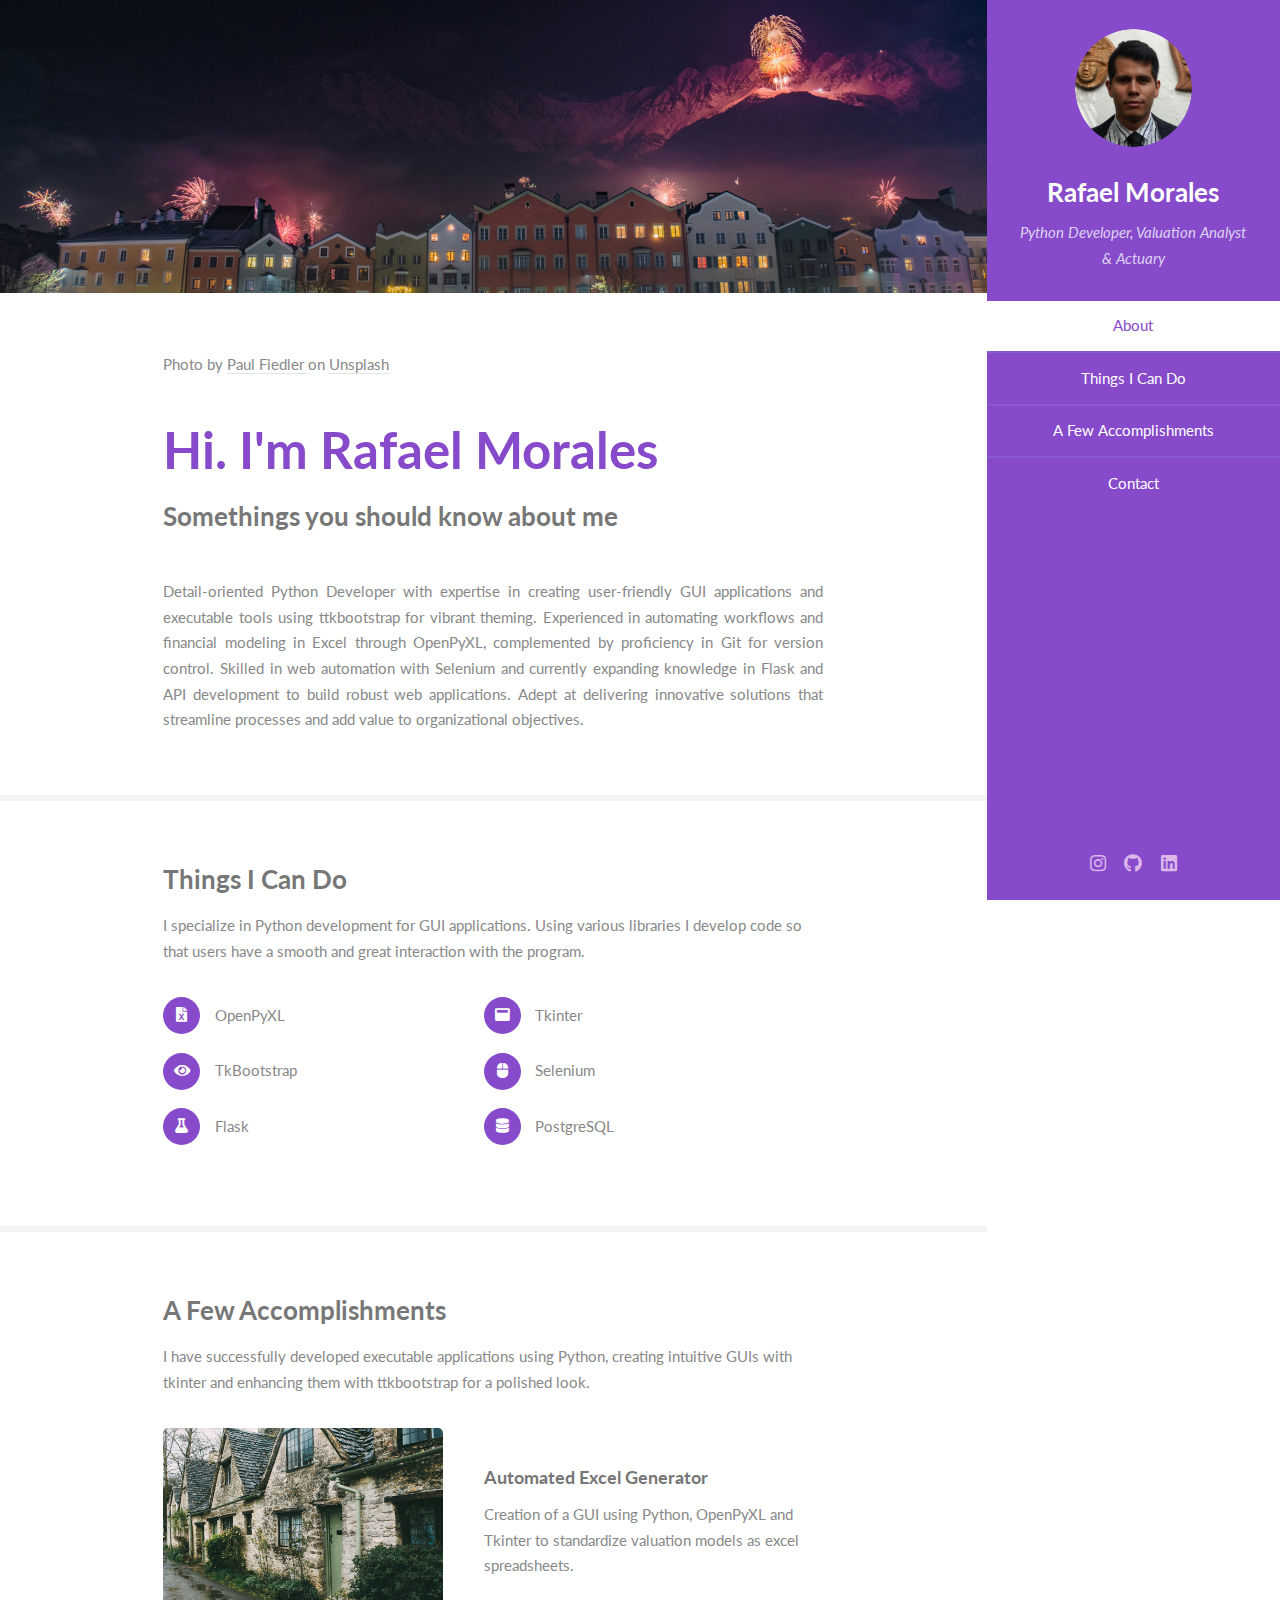
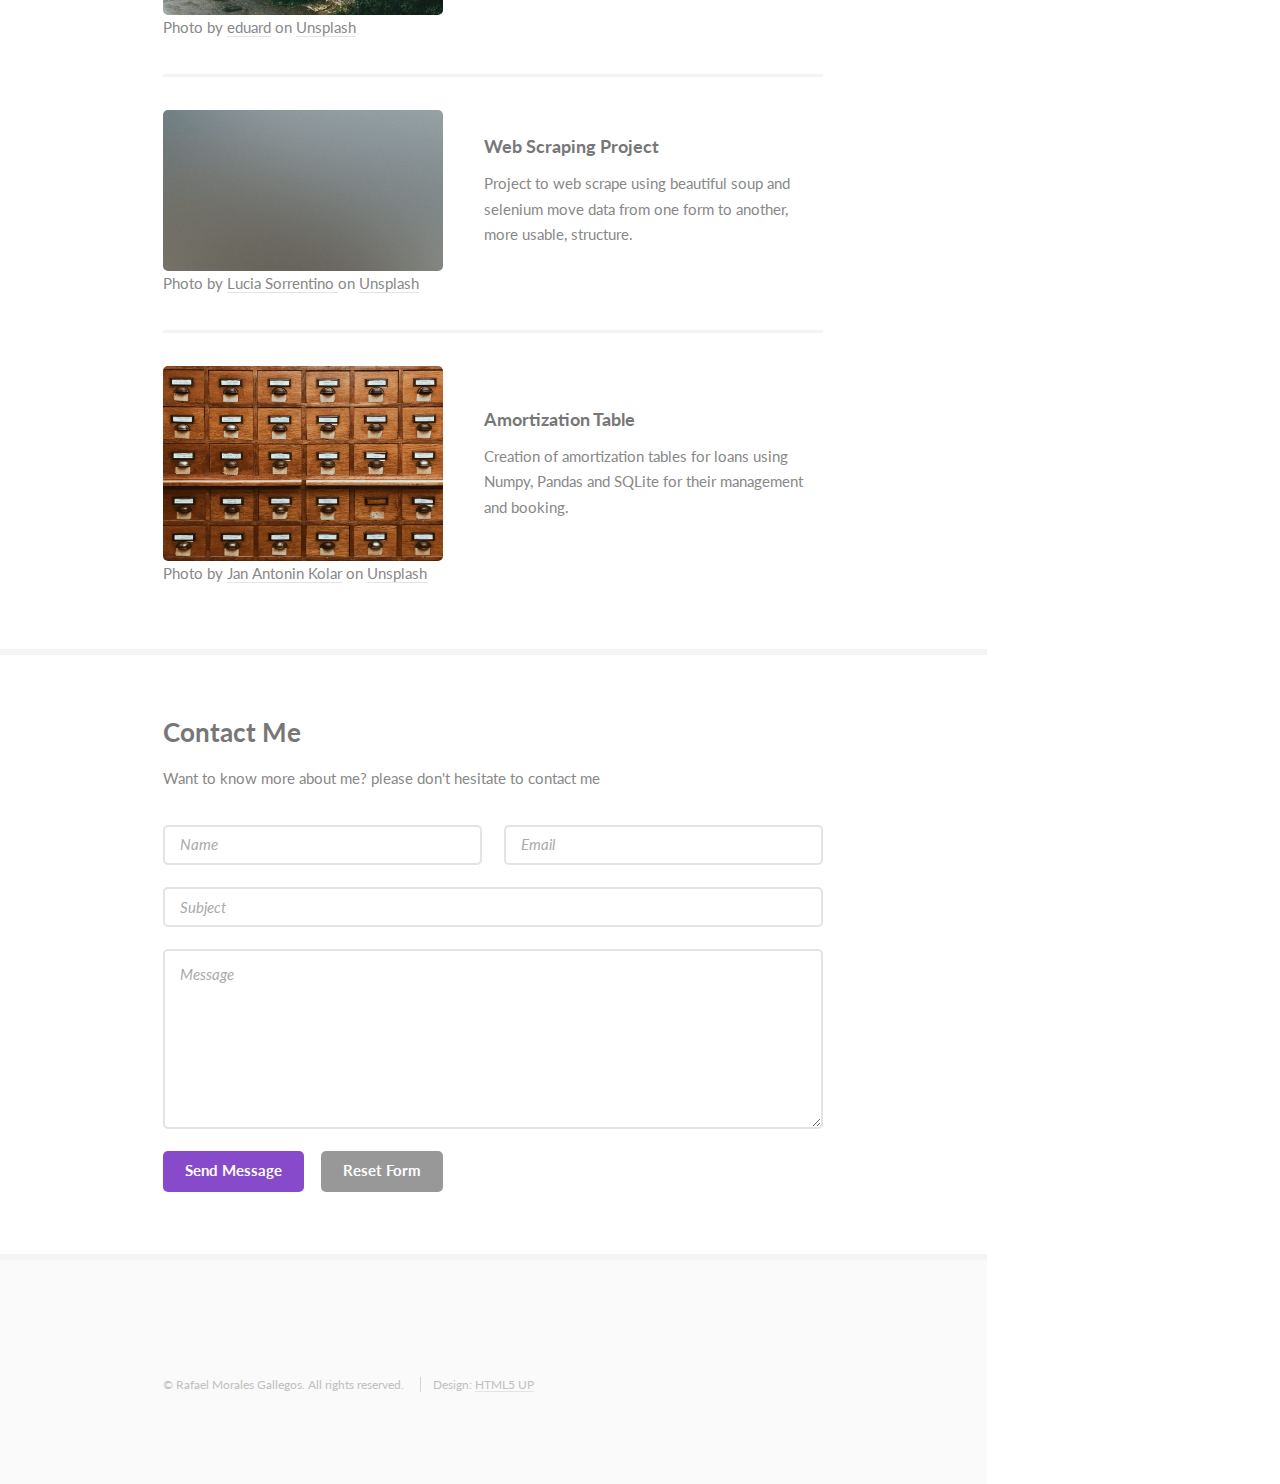
<file: index.html>
<!DOCTYPE html>
<!--
	Read Only by HTML5 UP
	html5up.net | @ajlkn
	Free for personal and commercial use under the CCA 3.0 license (html5up.net/license)
-->
<html>
  <head>
    <title>Rafael's Personal Site</title>
    <meta charset="utf-8" />
    <meta
      name="viewport"
      content="width=device-width, initial-scale=1, user-scalable=no"
    />
    <link rel="stylesheet" href="assets/css/main.css" />
    <link rel="icon" href="images\favicon.ico" />
  </head>
  <body class="is-preload">
    <!-- Header -->
    <section id="header">
      <header>
        <span class="image avatar"
          ><img src="images/avatar.png" alt="Rafael's Profile Image"
        /></span>
        <h1 id="logo">
          Rafael Morales
        </h1>
        <p>Python Developer, Valuation Analyst<br />& Actuary</p>
      </header>
      <nav id="nav">
        <ul>
          <li><a href="#one" class="active">About</a></li>
          <li><a href="#two">Things I Can Do</a></li>
          <li><a href="#three">A Few Accomplishments</a></li>
          <li><a href="#four">Contact</a></li>
        </ul>
      </nav>
      <footer>
        <ul class="icons">
          <li>
            <a
              href="https://www.instagram.com/rafaelmorales448?igsh=MWVjdGl5NW85cGN5Yg%3D%3D"
              class="icon brands fa-instagram"
              ><span class="label">Instagram</span></a
            >
          </li>
          <li>
            <a
              href="https://github.com/RafaelMoralesGallegos"
              class="icon brands fa-github"
              ><span class="label">Github</span></a
            >
          </li>
          <li>
            <a
              href="https://www.linkedin.com/in/rafael-morales-4a168724b/"
              class="icon brands fa-linkedin"
              ><span class="label">Email</span></a
            >
          </li>
        </ul>
      </footer>
    </section>
    <!-- Wrapper -->
    <div id="wrapper">
      <!-- Main -->
      <div id="main">
        <!-- One -->
        <section id="one">
          <div class="image main" data-position="center">
            <img src="images/banner.jpg" alt="" />
          </div>
          <div class="container">
						<p>Photo by 
							<a href="https://unsplash.com/@paulfiedler?utm_content=creditCopyText&utm_medium=referral&utm_source=unsplash">
								Paul Fiedler
							</a> on 
							<a href="https://unsplash.com/photos/a-city-skyline-at-night-with-fireworks-in-the-sky-Pf92n7cIqOE?utm_content=creditCopyText&utm_medium=referral&utm_source=unsplash">
								Unsplash
							</a>
						</p>
            <header class="major">
              <h2>Hi. I'm Rafael Morales</h2>
              <p>Somethings you should know about me</p>
            </header>
            <p style="text-align: justify">
              Detail-oriented Python Developer with expertise in creating
              user-friendly GUI applications and executable tools using
              ttkbootstrap for vibrant theming. Experienced in automating
              workflows and financial modeling in Excel through OpenPyXL,
              complemented by proficiency in Git for version control. Skilled in
              web automation with Selenium and currently expanding knowledge in
              Flask and API development to build robust web applications. Adept
              at delivering innovative solutions that streamline processes and
              add value to organizational objectives.
            </p>
          </div>
        </section>
        <!-- Two -->
        <section id="two">
          <div class="container">
            <h3>Things I Can Do</h3>
            <p>
              I specialize in Python development for GUI applications. Using
              various libraries I develop code so that users have a smooth and
              great interaction with the program.
            </p>
            <ul class="feature-icons">
              <li class="icon solid fa-file-excel">OpenPyXL</li>
              <li class="icon solid fa-window-maximize">Tkinter</li>
              <li class="icon solid fa-eye">TkBootstrap</li>
              <li class="icon solid fa-mouse">Selenium</li>
              <li class="icon solid fa-flask">Flask</li>
              <li class="icon solid fa-database">PostgreSQL</li>
            </ul>
          </div>
        </section>
        <!-- Three -->
        <section id="three">
          <div class="container">
            <h3>A Few Accomplishments</h3>
            <p>
							I have successfully developed executable applications using Python, 
							creating intuitive GUIs with tkinter and enhancing them with 
							ttkbootstrap for a polished look.
            </p>
            <div class="features">
              <article>
                <a href="#" class="image"
                  ><img src="images/pic01.jpg" alt=""
                /></a>
                <div class="inner">
                  <h4>Automated Excel Generator</h4>
                  <p>
                    Creation of a GUI using Python, OpenPyXL and Tkinter to standardize 
										valuation models as excel spreadsheets.
                  </p>
                </div>
								Photo by 
								<a href="https://unsplash.com/@eduardmilitaru?utm_content=creditCopyText&utm_medium=referral&utm_source=unsplash"
								>eduard</a> on 
								<a href="https://unsplash.com/photos/white-and-brown-concrete-house-near-trees-at-daytime-QmU_1X9ZHXo?utm_content=creditCopyText&utm_medium=referral&utm_source=unsplash"
								>Unsplash</a>
              </article>
              <article>
                <a href="#" class="image"
                  ><img src="images/pic02.jpg" alt=""
                /></a>
                <div class="inner">
                  <h4>Web Scraping Project</h4>
                  <p>
                    Project to web scrape using beautiful soup and selenium move data 
										from one form to another, more usable, structure.
                  </p>
                </div>
								Photo by 
								<a href="https://unsplash.com/@lucia_sorrentino?utm_content=creditCopyText&utm_medium=referral&utm_source=unsplash">
									Lucia Sorrentino
								</a> on 
								<a href="https://unsplash.com/photos/a-piece-of-wood-with-a-hole-in-it-xyTDdXbmjOc?utm_content=creditCopyText&utm_medium=referral&utm_source=unsplash">
									Unsplash
								</a>
              </article>
              <article>
                <a href="#" class="image"
                  ><img src="images/pic03.jpg" alt=""
                /></a>
                <div class="inner">
                  <h4>Amortization Table</h4>
                  <p>
                    Creation of amortization tables for loans using Numpy, Pandas and SQLite 
										for their management and booking.
                  </p>
                </div>
								Photo by 
								<a href="https://unsplash.com/@jankolar?utm_content=creditCopyText&utm_medium=referral&utm_source=unsplash"
								>Jan Antonin Kolar</a> on 
								<a href="https://unsplash.com/photos/brown-wooden-drawer-lRoX0shwjUQ?utm_content=creditCopyText&utm_medium=referral&utm_source=unsplash"
								>Unsplash</a>
              </article>
            </div>
          </div>
        </section>
        <!-- Four -->
        <section id="four">
          <div class="container">
            <h3>Contact Me</h3>
            <p>
              Want to know more about me? please don't hesitate to contact me
            </p>
            <form method="post" action="#">
              <div class="row gtr-uniform">
                <div class="col-6 col-12-xsmall">
                  <input type="text" name="name" id="name" placeholder="Name" />
                </div>
                <div class="col-6 col-12-xsmall">
                  <input
                    type="email"
                    name="email"
                    id="email"
                    placeholder="Email"
                  />
                </div>
                <div class="col-12">
                  <input
                    type="text"
                    name="subject"
                    id="subject"
                    placeholder="Subject"
                  />
                </div>
                <div class="col-12">
                  <textarea
                    name="message"
                    id="message"
                    placeholder="Message"
                    rows="6"
                  ></textarea>
                </div>
                <div class="col-12">
                  <ul class="actions">
                    <li>
                      <input
                        type="submit"
                        class="primary"
                        value="Send Message"
                      />
                    </li>
                    <li><input type="reset" value="Reset Form" /></li>
                  </ul>
                </div>
              </div>
            </form>
          </div>
        </section>
      <!-- Footer -->
      <section id="footer">
        <div class="container">
          <ul class="copyright">
            <li>&copy; Rafael Morales Gallegos. All rights reserved.</li>
            <li>Design: <a href="http://html5up.net">HTML5 UP</a></li>
          </ul>
        </div>
      </section>
    </div>
    <!-- Scripts -->
    <script src="assets/js/jquery.min.js"></script>
    <script src="assets/js/jquery.scrollex.min.js"></script>
    <script src="assets/js/jquery.scrolly.min.js"></script>
    <script src="assets/js/browser.min.js"></script>
    <script src="assets/js/breakpoints.min.js"></script>
    <script src="assets/js/util.js"></script>
    <script src="assets/js/main.js"></script>
  </body>
</html>
</file>
<file: assets/css/main.css>
@import url("fontawesome-all.min.css");
@import url("https://fonts.googleapis.com/css?family=Lato:400,400italic,700,700italic|Source+Code+Pro:400");

/*
	Read Only by HTML5 UP
	html5up.net | @ajlkn
	Free for personal and commercial use under the CCA 3.0 license (html5up.net/license)
*/

html,
body,
div,
span,
applet,
object,
iframe,
h1,
h2,
h3,
h4,
h5,
h6,
p,
blockquote,
pre,
a,
abbr,
acronym,
address,
big,
cite,
code,
del,
dfn,
em,
img,
ins,
kbd,
q,
s,
samp,
small,
strike,
strong,
sub,
sup,
tt,
var,
b,
u,
i,
center,
dl,
dt,
dd,
ol,
ul,
li,
fieldset,
form,
label,
legend,
table,
caption,
tbody,
tfoot,
thead,
tr,
th,
td,
article,
aside,
canvas,
details,
embed,
figure,
figcaption,
footer,
header,
hgroup,
menu,
nav,
output,
ruby,
section,
summary,
time,
mark,
audio,
video {
  margin: 0;
  padding: 0;
  border: 0;
  font-size: 100%;
  font: inherit;
  vertical-align: baseline;
}

article,
aside,
details,
figcaption,
figure,
footer,
header,
hgroup,
menu,
nav,
section {
  display: block;
}

body {
  line-height: 1;
}

ol,
ul {
  list-style: none;
}

blockquote,
q {
  quotes: none;
}

blockquote:before,
blockquote:after,
q:before,
q:after {
  content: "";
  content: none;
}

table {
  border-collapse: collapse;
  border-spacing: 0;
}

body {
  -webkit-text-size-adjust: none;
}

mark {
  background-color: transparent;
  color: inherit;
}

input::-moz-focus-inner {
  border: 0;
  padding: 0;
}

input,
select,
textarea {
  -moz-appearance: none;
  -webkit-appearance: none;
  -ms-appearance: none;
  appearance: none;
}

/* Basic */

html {
  box-sizing: border-box;
}

*,
*:before,
*:after {
  box-sizing: inherit;
}

body {
  background: #f3f8ff;
  background-color: #f3f8ff;
}

body.is-preload *,
body.is-preload *:before,
body.is-preload *:after {
  -moz-animation: none !important;
  -webkit-animation: none !important;
  -ms-animation: none !important;
  animation: none !important;
  -moz-transition: none !important;
  -webkit-transition: none !important;
  -ms-transition: none !important;
  transition: none !important;
}

body,
input,
select,
textarea {
  color: #888;
  font-family: "Lato", sans-serif;
  font-size: 16pt;
  font-weight: 400;
  line-height: 1.75em;
}

a {
  -moz-transition: color 0.2s ease-in-out, border-color 0.2s ease-in-out;
  -webkit-transition: color 0.2s ease-in-out, border-color 0.2s ease-in-out;
  -ms-transition: color 0.2s ease-in-out, border-color 0.2s ease-in-out;
  transition: color 0.2s ease-in-out, border-color 0.2s ease-in-out;
  border-bottom: solid 1px #e4e4e4;
  color: inherit;
  text-decoration: none;
}

a:hover {
  border-bottom-color: transparent;
  color: #864aca !important;
}

strong,
b {
  color: #777;
  font-weight: 700;
}

em,
i {
  font-style: italic;
}

p {
  margin: 0 0 2.25em 0;
}

h1,
h2,
h3,
h4,
h5,
h6 {
  color: #777;
  font-weight: 700;
  line-height: 1em;
  margin: 0 0 0.5625em 0;
}

h1 a,
h2 a,
h3 a,
h4 a,
h5 a,
h6 a {
  border: 0;
  color: inherit;
  text-decoration: none;
}

h2 {
  font-size: 2em;
  line-height: 1.5em;
}

h3 {
  font-size: 1.75em;
  line-height: 1.5em;
}

h4 {
  font-size: 1.25em;
  line-height: 1.5em;
}

h5 {
  font-size: 0.9em;
  line-height: 1.5em;
}

h6 {
  font-size: 0.7em;
  line-height: 1.5em;
}

sub {
  font-size: 0.8em;
  position: relative;
  top: 0.5em;
}

sup {
  font-size: 0.8em;
  position: relative;
  top: -0.5em;
}

hr {
  border: 0;
  border-bottom: solid 2px #f4f4f4;
  margin: 2.25em 0;
}

hr.major {
  margin: 3.375em 0;
}

blockquote {
  border-left: solid 8px #e4e4e4;
  font-style: italic;
  margin: 0 0 2.25em 0;
  padding: 0.5em 0 0.5em 2em;
}

code {
  background: #555;
  border-radius: 5px;
  color: #fff;
  font-family: "Source Code Pro", monospace;
  font-size: 0.9em;
  margin: 0 0.25em;
  padding: 0.25em 0.65em;
}

pre {
  font-family: "Source Code Pro", monospace;
  font-size: 0.9em;
  margin: 0 0 2.25em 0;
}

pre code {
  -webkit-overflow-scrolling: touch;
  display: block;
  line-height: 1.5em;
  overflow-x: auto;
  padding: 1em 1.5em;
}

.align-left {
  text-align: left;
}

.align-center {
  text-align: center;
}

.align-right {
  text-align: right;
}

/* Row */

.row {
  display: flex;
  flex-wrap: wrap;
  box-sizing: border-box;
  align-items: stretch;
}

.row > * {
  box-sizing: border-box;
}

.row.gtr-uniform > * > :last-child {
  margin-bottom: 0;
}

.row.aln-left {
  justify-content: flex-start;
}

.row.aln-center {
  justify-content: center;
}

.row.aln-right {
  justify-content: flex-end;
}

.row.aln-top {
  align-items: flex-start;
}

.row.aln-middle {
  align-items: center;
}

.row.aln-bottom {
  align-items: flex-end;
}

.row > .imp {
  order: -1;
}

.row > .col-1 {
  width: 8.33333%;
}

.row > .off-1 {
  margin-left: 8.33333%;
}

.row > .col-2 {
  width: 16.66667%;
}

.row > .off-2 {
  margin-left: 16.66667%;
}

.row > .col-3 {
  width: 25%;
}

.row > .off-3 {
  margin-left: 25%;
}

.row > .col-4 {
  width: 33.33333%;
}

.row > .off-4 {
  margin-left: 33.33333%;
}

.row > .col-5 {
  width: 41.66667%;
}

.row > .off-5 {
  margin-left: 41.66667%;
}

.row > .col-6 {
  width: 50%;
}

.row > .off-6 {
  margin-left: 50%;
}

.row > .col-7 {
  width: 58.33333%;
}

.row > .off-7 {
  margin-left: 58.33333%;
}

.row > .col-8 {
  width: 66.66667%;
}

.row > .off-8 {
  margin-left: 66.66667%;
}

.row > .col-9 {
  width: 75%;
}

.row > .off-9 {
  margin-left: 75%;
}

.row > .col-10 {
  width: 83.33333%;
}

.row > .off-10 {
  margin-left: 83.33333%;
}

.row > .col-11 {
  width: 91.66667%;
}

.row > .off-11 {
  margin-left: 91.66667%;
}

.row > .col-12 {
  width: 100%;
}

.row > .off-12 {
  margin-left: 100%;
}

.row.gtr-0 {
  margin-top: 0;
  margin-left: 0em;
}

.row.gtr-0 > * {
  padding: 0 0 0 0em;
}

.row.gtr-0.gtr-uniform {
  margin-top: 0em;
}

.row.gtr-0.gtr-uniform > * {
  padding-top: 0em;
}

.row.gtr-25 {
  margin-top: 0;
  margin-left: -0.5em;
}

.row.gtr-25 > * {
  padding: 0 0 0 0.5em;
}

.row.gtr-25.gtr-uniform {
  margin-top: -0.5em;
}

.row.gtr-25.gtr-uniform > * {
  padding-top: 0.5em;
}

.row.gtr-50 {
  margin-top: 0;
  margin-left: -1em;
}

.row.gtr-50 > * {
  padding: 0 0 0 1em;
}

.row.gtr-50.gtr-uniform {
  margin-top: -1em;
}

.row.gtr-50.gtr-uniform > * {
  padding-top: 1em;
}

.row {
  margin-top: 0;
  margin-left: -2em;
}

.row > * {
  padding: 0 0 0 2em;
}

.row.gtr-uniform {
  margin-top: -2em;
}

.row.gtr-uniform > * {
  padding-top: 2em;
}

.row.gtr-150 {
  margin-top: 0;
  margin-left: -3em;
}

.row.gtr-150 > * {
  padding: 0 0 0 3em;
}

.row.gtr-150.gtr-uniform {
  margin-top: -3em;
}

.row.gtr-150.gtr-uniform > * {
  padding-top: 3em;
}

.row.gtr-200 {
  margin-top: 0;
  margin-left: -4em;
}

.row.gtr-200 > * {
  padding: 0 0 0 4em;
}

.row.gtr-200.gtr-uniform {
  margin-top: -4em;
}

.row.gtr-200.gtr-uniform > * {
  padding-top: 4em;
}

@media screen and (max-width: 1680px) {
  .row {
    display: flex;
    flex-wrap: wrap;
    box-sizing: border-box;
    align-items: stretch;
  }

  .row > * {
    box-sizing: border-box;
  }

  .row.gtr-uniform > * > :last-child {
    margin-bottom: 0;
  }

  .row.aln-left {
    justify-content: flex-start;
  }

  .row.aln-center {
    justify-content: center;
  }

  .row.aln-right {
    justify-content: flex-end;
  }

  .row.aln-top {
    align-items: flex-start;
  }

  .row.aln-middle {
    align-items: center;
  }

  .row.aln-bottom {
    align-items: flex-end;
  }

  .row > .imp-xlarge {
    order: -1;
  }

  .row > .col-1-xlarge {
    width: 8.33333%;
  }

  .row > .off-1-xlarge {
    margin-left: 8.33333%;
  }

  .row > .col-2-xlarge {
    width: 16.66667%;
  }

  .row > .off-2-xlarge {
    margin-left: 16.66667%;
  }

  .row > .col-3-xlarge {
    width: 25%;
  }

  .row > .off-3-xlarge {
    margin-left: 25%;
  }

  .row > .col-4-xlarge {
    width: 33.33333%;
  }

  .row > .off-4-xlarge {
    margin-left: 33.33333%;
  }

  .row > .col-5-xlarge {
    width: 41.66667%;
  }

  .row > .off-5-xlarge {
    margin-left: 41.66667%;
  }

  .row > .col-6-xlarge {
    width: 50%;
  }

  .row > .off-6-xlarge {
    margin-left: 50%;
  }

  .row > .col-7-xlarge {
    width: 58.33333%;
  }

  .row > .off-7-xlarge {
    margin-left: 58.33333%;
  }

  .row > .col-8-xlarge {
    width: 66.66667%;
  }

  .row > .off-8-xlarge {
    margin-left: 66.66667%;
  }

  .row > .col-9-xlarge {
    width: 75%;
  }

  .row > .off-9-xlarge {
    margin-left: 75%;
  }

  .row > .col-10-xlarge {
    width: 83.33333%;
  }

  .row > .off-10-xlarge {
    margin-left: 83.33333%;
  }

  .row > .col-11-xlarge {
    width: 91.66667%;
  }

  .row > .off-11-xlarge {
    margin-left: 91.66667%;
  }

  .row > .col-12-xlarge {
    width: 100%;
  }

  .row > .off-12-xlarge {
    margin-left: 100%;
  }

  .row.gtr-0 {
    margin-top: 0;
    margin-left: 0em;
  }

  .row.gtr-0 > * {
    padding: 0 0 0 0em;
  }

  .row.gtr-0.gtr-uniform {
    margin-top: 0em;
  }

  .row.gtr-0.gtr-uniform > * {
    padding-top: 0em;
  }

  .row.gtr-25 {
    margin-top: 0;
    margin-left: -0.5em;
  }

  .row.gtr-25 > * {
    padding: 0 0 0 0.5em;
  }

  .row.gtr-25.gtr-uniform {
    margin-top: -0.5em;
  }

  .row.gtr-25.gtr-uniform > * {
    padding-top: 0.5em;
  }

  .row.gtr-50 {
    margin-top: 0;
    margin-left: -1em;
  }

  .row.gtr-50 > * {
    padding: 0 0 0 1em;
  }

  .row.gtr-50.gtr-uniform {
    margin-top: -1em;
  }

  .row.gtr-50.gtr-uniform > * {
    padding-top: 1em;
  }

  .row {
    margin-top: 0;
    margin-left: -2em;
  }

  .row > * {
    padding: 0 0 0 2em;
  }

  .row.gtr-uniform {
    margin-top: -2em;
  }

  .row.gtr-uniform > * {
    padding-top: 2em;
  }

  .row.gtr-150 {
    margin-top: 0;
    margin-left: -3em;
  }

  .row.gtr-150 > * {
    padding: 0 0 0 3em;
  }

  .row.gtr-150.gtr-uniform {
    margin-top: -3em;
  }

  .row.gtr-150.gtr-uniform > * {
    padding-top: 3em;
  }

  .row.gtr-200 {
    margin-top: 0;
    margin-left: -4em;
  }

  .row.gtr-200 > * {
    padding: 0 0 0 4em;
  }

  .row.gtr-200.gtr-uniform {
    margin-top: -4em;
  }

  .row.gtr-200.gtr-uniform > * {
    padding-top: 4em;
  }
}

@media screen and (max-width: 1280px) {
  .row {
    display: flex;
    flex-wrap: wrap;
    box-sizing: border-box;
    align-items: stretch;
  }

  .row > * {
    box-sizing: border-box;
  }

  .row.gtr-uniform > * > :last-child {
    margin-bottom: 0;
  }

  .row.aln-left {
    justify-content: flex-start;
  }

  .row.aln-center {
    justify-content: center;
  }

  .row.aln-right {
    justify-content: flex-end;
  }

  .row.aln-top {
    align-items: flex-start;
  }

  .row.aln-middle {
    align-items: center;
  }

  .row.aln-bottom {
    align-items: flex-end;
  }

  .row > .imp-large {
    order: -1;
  }

  .row > .col-1-large {
    width: 8.33333%;
  }

  .row > .off-1-large {
    margin-left: 8.33333%;
  }

  .row > .col-2-large {
    width: 16.66667%;
  }

  .row > .off-2-large {
    margin-left: 16.66667%;
  }

  .row > .col-3-large {
    width: 25%;
  }

  .row > .off-3-large {
    margin-left: 25%;
  }

  .row > .col-4-large {
    width: 33.33333%;
  }

  .row > .off-4-large {
    margin-left: 33.33333%;
  }

  .row > .col-5-large {
    width: 41.66667%;
  }

  .row > .off-5-large {
    margin-left: 41.66667%;
  }

  .row > .col-6-large {
    width: 50%;
  }

  .row > .off-6-large {
    margin-left: 50%;
  }

  .row > .col-7-large {
    width: 58.33333%;
  }

  .row > .off-7-large {
    margin-left: 58.33333%;
  }

  .row > .col-8-large {
    width: 66.66667%;
  }

  .row > .off-8-large {
    margin-left: 66.66667%;
  }

  .row > .col-9-large {
    width: 75%;
  }

  .row > .off-9-large {
    margin-left: 75%;
  }

  .row > .col-10-large {
    width: 83.33333%;
  }

  .row > .off-10-large {
    margin-left: 83.33333%;
  }

  .row > .col-11-large {
    width: 91.66667%;
  }

  .row > .off-11-large {
    margin-left: 91.66667%;
  }

  .row > .col-12-large {
    width: 100%;
  }

  .row > .off-12-large {
    margin-left: 100%;
  }

  .row.gtr-0 {
    margin-top: 0;
    margin-left: 0em;
  }

  .row.gtr-0 > * {
    padding: 0 0 0 0em;
  }

  .row.gtr-0.gtr-uniform {
    margin-top: 0em;
  }

  .row.gtr-0.gtr-uniform > * {
    padding-top: 0em;
  }

  .row.gtr-25 {
    margin-top: 0;
    margin-left: -0.375em;
  }

  .row.gtr-25 > * {
    padding: 0 0 0 0.375em;
  }

  .row.gtr-25.gtr-uniform {
    margin-top: -0.375em;
  }

  .row.gtr-25.gtr-uniform > * {
    padding-top: 0.375em;
  }

  .row.gtr-50 {
    margin-top: 0;
    margin-left: -0.75em;
  }

  .row.gtr-50 > * {
    padding: 0 0 0 0.75em;
  }

  .row.gtr-50.gtr-uniform {
    margin-top: -0.75em;
  }

  .row.gtr-50.gtr-uniform > * {
    padding-top: 0.75em;
  }

  .row {
    margin-top: 0;
    margin-left: -1.5em;
  }

  .row > * {
    padding: 0 0 0 1.5em;
  }

  .row.gtr-uniform {
    margin-top: -1.5em;
  }

  .row.gtr-uniform > * {
    padding-top: 1.5em;
  }

  .row.gtr-150 {
    margin-top: 0;
    margin-left: -2.25em;
  }

  .row.gtr-150 > * {
    padding: 0 0 0 2.25em;
  }

  .row.gtr-150.gtr-uniform {
    margin-top: -2.25em;
  }

  .row.gtr-150.gtr-uniform > * {
    padding-top: 2.25em;
  }

  .row.gtr-200 {
    margin-top: 0;
    margin-left: -3em;
  }

  .row.gtr-200 > * {
    padding: 0 0 0 3em;
  }

  .row.gtr-200.gtr-uniform {
    margin-top: -3em;
  }

  .row.gtr-200.gtr-uniform > * {
    padding-top: 3em;
  }
}

@media screen and (max-width: 1024px) {
  .row {
    display: flex;
    flex-wrap: wrap;
    box-sizing: border-box;
    align-items: stretch;
  }

  .row > * {
    box-sizing: border-box;
  }

  .row.gtr-uniform > * > :last-child {
    margin-bottom: 0;
  }

  .row.aln-left {
    justify-content: flex-start;
  }

  .row.aln-center {
    justify-content: center;
  }

  .row.aln-right {
    justify-content: flex-end;
  }

  .row.aln-top {
    align-items: flex-start;
  }

  .row.aln-middle {
    align-items: center;
  }

  .row.aln-bottom {
    align-items: flex-end;
  }

  .row > .imp-medium {
    order: -1;
  }

  .row > .col-1-medium {
    width: 8.33333%;
  }

  .row > .off-1-medium {
    margin-left: 8.33333%;
  }

  .row > .col-2-medium {
    width: 16.66667%;
  }

  .row > .off-2-medium {
    margin-left: 16.66667%;
  }

  .row > .col-3-medium {
    width: 25%;
  }

  .row > .off-3-medium {
    margin-left: 25%;
  }

  .row > .col-4-medium {
    width: 33.33333%;
  }

  .row > .off-4-medium {
    margin-left: 33.33333%;
  }

  .row > .col-5-medium {
    width: 41.66667%;
  }

  .row > .off-5-medium {
    margin-left: 41.66667%;
  }

  .row > .col-6-medium {
    width: 50%;
  }

  .row > .off-6-medium {
    margin-left: 50%;
  }

  .row > .col-7-medium {
    width: 58.33333%;
  }

  .row > .off-7-medium {
    margin-left: 58.33333%;
  }

  .row > .col-8-medium {
    width: 66.66667%;
  }

  .row > .off-8-medium {
    margin-left: 66.66667%;
  }

  .row > .col-9-medium {
    width: 75%;
  }

  .row > .off-9-medium {
    margin-left: 75%;
  }

  .row > .col-10-medium {
    width: 83.33333%;
  }

  .row > .off-10-medium {
    margin-left: 83.33333%;
  }

  .row > .col-11-medium {
    width: 91.66667%;
  }

  .row > .off-11-medium {
    margin-left: 91.66667%;
  }

  .row > .col-12-medium {
    width: 100%;
  }

  .row > .off-12-medium {
    margin-left: 100%;
  }

  .row.gtr-0 {
    margin-top: 0;
    margin-left: 0em;
  }

  .row.gtr-0 > * {
    padding: 0 0 0 0em;
  }

  .row.gtr-0.gtr-uniform {
    margin-top: 0em;
  }

  .row.gtr-0.gtr-uniform > * {
    padding-top: 0em;
  }

  .row.gtr-25 {
    margin-top: 0;
    margin-left: -0.375em;
  }

  .row.gtr-25 > * {
    padding: 0 0 0 0.375em;
  }

  .row.gtr-25.gtr-uniform {
    margin-top: -0.375em;
  }

  .row.gtr-25.gtr-uniform > * {
    padding-top: 0.375em;
  }

  .row.gtr-50 {
    margin-top: 0;
    margin-left: -0.75em;
  }

  .row.gtr-50 > * {
    padding: 0 0 0 0.75em;
  }

  .row.gtr-50.gtr-uniform {
    margin-top: -0.75em;
  }

  .row.gtr-50.gtr-uniform > * {
    padding-top: 0.75em;
  }

  .row {
    margin-top: 0;
    margin-left: -1.5em;
  }

  .row > * {
    padding: 0 0 0 1.5em;
  }

  .row.gtr-uniform {
    margin-top: -1.5em;
  }

  .row.gtr-uniform > * {
    padding-top: 1.5em;
  }

  .row.gtr-150 {
    margin-top: 0;
    margin-left: -2.25em;
  }

  .row.gtr-150 > * {
    padding: 0 0 0 2.25em;
  }

  .row.gtr-150.gtr-uniform {
    margin-top: -2.25em;
  }

  .row.gtr-150.gtr-uniform > * {
    padding-top: 2.25em;
  }

  .row.gtr-200 {
    margin-top: 0;
    margin-left: -3em;
  }

  .row.gtr-200 > * {
    padding: 0 0 0 3em;
  }

  .row.gtr-200.gtr-uniform {
    margin-top: -3em;
  }

  .row.gtr-200.gtr-uniform > * {
    padding-top: 3em;
  }
}

@media screen and (max-width: 736px) {
  .row {
    display: flex;
    flex-wrap: wrap;
    box-sizing: border-box;
    align-items: stretch;
  }

  .row > * {
    box-sizing: border-box;
  }

  .row.gtr-uniform > * > :last-child {
    margin-bottom: 0;
  }

  .row.aln-left {
    justify-content: flex-start;
  }

  .row.aln-center {
    justify-content: center;
  }

  .row.aln-right {
    justify-content: flex-end;
  }

  .row.aln-top {
    align-items: flex-start;
  }

  .row.aln-middle {
    align-items: center;
  }

  .row.aln-bottom {
    align-items: flex-end;
  }

  .row > .imp-small {
    order: -1;
  }

  .row > .col-1-small {
    width: 8.33333%;
  }

  .row > .off-1-small {
    margin-left: 8.33333%;
  }

  .row > .col-2-small {
    width: 16.66667%;
  }

  .row > .off-2-small {
    margin-left: 16.66667%;
  }

  .row > .col-3-small {
    width: 25%;
  }

  .row > .off-3-small {
    margin-left: 25%;
  }

  .row > .col-4-small {
    width: 33.33333%;
  }

  .row > .off-4-small {
    margin-left: 33.33333%;
  }

  .row > .col-5-small {
    width: 41.66667%;
  }

  .row > .off-5-small {
    margin-left: 41.66667%;
  }

  .row > .col-6-small {
    width: 50%;
  }

  .row > .off-6-small {
    margin-left: 50%;
  }

  .row > .col-7-small {
    width: 58.33333%;
  }

  .row > .off-7-small {
    margin-left: 58.33333%;
  }

  .row > .col-8-small {
    width: 66.66667%;
  }

  .row > .off-8-small {
    margin-left: 66.66667%;
  }

  .row > .col-9-small {
    width: 75%;
  }

  .row > .off-9-small {
    margin-left: 75%;
  }

  .row > .col-10-small {
    width: 83.33333%;
  }

  .row > .off-10-small {
    margin-left: 83.33333%;
  }

  .row > .col-11-small {
    width: 91.66667%;
  }

  .row > .off-11-small {
    margin-left: 91.66667%;
  }

  .row > .col-12-small {
    width: 100%;
  }

  .row > .off-12-small {
    margin-left: 100%;
  }

  .row.gtr-0 {
    margin-top: 0;
    margin-left: 0em;
  }

  .row.gtr-0 > * {
    padding: 0 0 0 0em;
  }

  .row.gtr-0.gtr-uniform {
    margin-top: 0em;
  }

  .row.gtr-0.gtr-uniform > * {
    padding-top: 0em;
  }

  .row.gtr-25 {
    margin-top: 0;
    margin-left: -0.3125em;
  }

  .row.gtr-25 > * {
    padding: 0 0 0 0.3125em;
  }

  .row.gtr-25.gtr-uniform {
    margin-top: -0.3125em;
  }

  .row.gtr-25.gtr-uniform > * {
    padding-top: 0.3125em;
  }

  .row.gtr-50 {
    margin-top: 0;
    margin-left: -0.625em;
  }

  .row.gtr-50 > * {
    padding: 0 0 0 0.625em;
  }

  .row.gtr-50.gtr-uniform {
    margin-top: -0.625em;
  }

  .row.gtr-50.gtr-uniform > * {
    padding-top: 0.625em;
  }

  .row {
    margin-top: 0;
    margin-left: -1.25em;
  }

  .row > * {
    padding: 0 0 0 1.25em;
  }

  .row.gtr-uniform {
    margin-top: -1.25em;
  }

  .row.gtr-uniform > * {
    padding-top: 1.25em;
  }

  .row.gtr-150 {
    margin-top: 0;
    margin-left: -1.875em;
  }

  .row.gtr-150 > * {
    padding: 0 0 0 1.875em;
  }

  .row.gtr-150.gtr-uniform {
    margin-top: -1.875em;
  }

  .row.gtr-150.gtr-uniform > * {
    padding-top: 1.875em;
  }

  .row.gtr-200 {
    margin-top: 0;
    margin-left: -2.5em;
  }

  .row.gtr-200 > * {
    padding: 0 0 0 2.5em;
  }

  .row.gtr-200.gtr-uniform {
    margin-top: -2.5em;
  }

  .row.gtr-200.gtr-uniform > * {
    padding-top: 2.5em;
  }
}

@media screen and (max-width: 480px) {
  .row {
    display: flex;
    flex-wrap: wrap;
    box-sizing: border-box;
    align-items: stretch;
  }

  .row > * {
    box-sizing: border-box;
  }

  .row.gtr-uniform > * > :last-child {
    margin-bottom: 0;
  }

  .row.aln-left {
    justify-content: flex-start;
  }

  .row.aln-center {
    justify-content: center;
  }

  .row.aln-right {
    justify-content: flex-end;
  }

  .row.aln-top {
    align-items: flex-start;
  }

  .row.aln-middle {
    align-items: center;
  }

  .row.aln-bottom {
    align-items: flex-end;
  }

  .row > .imp-xsmall {
    order: -1;
  }

  .row > .col-1-xsmall {
    width: 8.33333%;
  }

  .row > .off-1-xsmall {
    margin-left: 8.33333%;
  }

  .row > .col-2-xsmall {
    width: 16.66667%;
  }

  .row > .off-2-xsmall {
    margin-left: 16.66667%;
  }

  .row > .col-3-xsmall {
    width: 25%;
  }

  .row > .off-3-xsmall {
    margin-left: 25%;
  }

  .row > .col-4-xsmall {
    width: 33.33333%;
  }

  .row > .off-4-xsmall {
    margin-left: 33.33333%;
  }

  .row > .col-5-xsmall {
    width: 41.66667%;
  }

  .row > .off-5-xsmall {
    margin-left: 41.66667%;
  }

  .row > .col-6-xsmall {
    width: 50%;
  }

  .row > .off-6-xsmall {
    margin-left: 50%;
  }

  .row > .col-7-xsmall {
    width: 58.33333%;
  }

  .row > .off-7-xsmall {
    margin-left: 58.33333%;
  }

  .row > .col-8-xsmall {
    width: 66.66667%;
  }

  .row > .off-8-xsmall {
    margin-left: 66.66667%;
  }

  .row > .col-9-xsmall {
    width: 75%;
  }

  .row > .off-9-xsmall {
    margin-left: 75%;
  }

  .row > .col-10-xsmall {
    width: 83.33333%;
  }

  .row > .off-10-xsmall {
    margin-left: 83.33333%;
  }

  .row > .col-11-xsmall {
    width: 91.66667%;
  }

  .row > .off-11-xsmall {
    margin-left: 91.66667%;
  }

  .row > .col-12-xsmall {
    width: 100%;
  }

  .row > .off-12-xsmall {
    margin-left: 100%;
  }

  .row.gtr-0 {
    margin-top: 0;
    margin-left: 0em;
  }

  .row.gtr-0 > * {
    padding: 0 0 0 0em;
  }

  .row.gtr-0.gtr-uniform {
    margin-top: 0em;
  }

  .row.gtr-0.gtr-uniform > * {
    padding-top: 0em;
  }

  .row.gtr-25 {
    margin-top: 0;
    margin-left: -0.3125em;
  }

  .row.gtr-25 > * {
    padding: 0 0 0 0.3125em;
  }

  .row.gtr-25.gtr-uniform {
    margin-top: -0.3125em;
  }

  .row.gtr-25.gtr-uniform > * {
    padding-top: 0.3125em;
  }

  .row.gtr-50 {
    margin-top: 0;
    margin-left: -0.625em;
  }

  .row.gtr-50 > * {
    padding: 0 0 0 0.625em;
  }

  .row.gtr-50.gtr-uniform {
    margin-top: -0.625em;
  }

  .row.gtr-50.gtr-uniform > * {
    padding-top: 0.625em;
  }

  .row {
    margin-top: 0;
    margin-left: -1.25em;
  }

  .row > * {
    padding: 0 0 0 1.25em;
  }

  .row.gtr-uniform {
    margin-top: -1.25em;
  }

  .row.gtr-uniform > * {
    padding-top: 1.25em;
  }

  .row.gtr-150 {
    margin-top: 0;
    margin-left: -1.875em;
  }

  .row.gtr-150 > * {
    padding: 0 0 0 1.875em;
  }

  .row.gtr-150.gtr-uniform {
    margin-top: -1.875em;
  }

  .row.gtr-150.gtr-uniform > * {
    padding-top: 1.875em;
  }

  .row.gtr-200 {
    margin-top: 0;
    margin-left: -2.5em;
  }

  .row.gtr-200 > * {
    padding: 0 0 0 2.5em;
  }

  .row.gtr-200.gtr-uniform {
    margin-top: -2.5em;
  }

  .row.gtr-200.gtr-uniform > * {
    padding-top: 2.5em;
  }
}

/* Container */

.container {
  margin: 0 auto;
  max-width: calc(100% - 4.5em);
  width: 45em;
}

.container.xsmall {
  width: 11.25em;
}

.container.small {
  width: 22.5em;
}

.container.medium {
  width: 33.75em;
}

.container.large {
  width: 56.25em;
}

.container.xlarge {
  width: 67.5em;
}

.container.max {
  width: 100%;
}

@media screen and (max-width: 1024px) {
  .container {
    width: 100% !important;
  }
}

@media screen and (max-width: 480px) {
  .container {
    max-width: calc(100% - 3.375em);
  }
}

/* Section/Article */

section.special,
article.special {
  text-align: center;
}

header p {
  color: #aaa;
  position: relative;
  margin: 0 0 1.6875em 0;
}

header h2 + p {
  font-size: 1.25em;
  margin-top: -0.5em;
  line-height: 1.5em;
}

header h3 + p {
  font-size: 1.1em;
  margin-top: -0.35em;
  line-height: 1.5em;
}

header h4 + p,
header h5 + p,
header h6 + p {
  font-size: 0.9em;
  margin-top: -0.25em;
  line-height: 1.5em;
}

header.major h2 {
  color: #864aca;
  font-size: 3.5em;
}

header.major h2 + p {
  color: #777;
  font-size: 1.75em;
  font-weight: 700;
  margin-top: -0.75em;
}

/* Form */

form {
  margin: 0 0 2.25em 0;
}

label {
  color: #777;
  display: block;
  font-size: 0.9em;
  font-weight: 700;
  margin: 0 0 1.125em 0;
}

input::-moz-focus-inner {
  border: 0;
  padding: 0;
}

input[type="text"],
input[type="password"],
input[type="email"],
select,
textarea {
  -moz-appearance: none;
  -webkit-appearance: none;
  -ms-appearance: none;
  appearance: none;
  border-radius: 5px;
  border: none;
  border: solid 2px #e4e4e4;
  color: inherit;
  display: block;
  outline: 0;
  padding: 0 1em;
  text-decoration: none;
  width: 100%;
}

input[type="text"]:invalid,
input[type="password"]:invalid,
input[type="email"]:invalid,
select:invalid,
textarea:invalid {
  box-shadow: none;
}

input[type="text"]:focus,
input[type="password"]:focus,
input[type="email"]:focus,
select:focus,
textarea:focus {
  border-color: #864aca;
}

select {
  background-image: url("data:image/svg+xml;charset=utf8,%3Csvg xmlns='http://www.w3.org/2000/svg' width='40' height='40' preserveAspectRatio='none' viewBox='0 0 40 40'%3E%3Cpath d='M9.4,12.3l10.4,10.4l10.4-10.4c0.2-0.2,0.5-0.4,0.9-0.4c0.3,0,0.6,0.1,0.9,0.4l3.3,3.3c0.2,0.2,0.4,0.5,0.4,0.9 c0,0.4-0.1,0.6-0.4,0.9L20.7,31.9c-0.2,0.2-0.5,0.4-0.9,0.4c-0.3,0-0.6-0.1-0.9-0.4L4.3,17.3c-0.2-0.2-0.4-0.5-0.4-0.9 c0-0.4,0.1-0.6,0.4-0.9l3.3-3.3c0.2-0.2,0.5-0.4,0.9-0.4S9.1,12.1,9.4,12.3z' fill='%23e4e4e4' /%3E%3C/svg%3E");
  background-size: 1.25em;
  background-repeat: no-repeat;
  background-position: calc(100% - 1em) center;
  height: 2.75em;
  padding-right: 2.75em;
  text-overflow: ellipsis;
}

select option {
  color: #777;
  background: #fff;
}

select:focus::-ms-value {
  background-color: transparent;
}

select::-ms-expand {
  display: none;
}

input[type="text"],
input[type="password"],
input[type="email"],
select {
  height: 2.75em;
}

textarea {
  padding: 0.75em 1em;
}

input[type="checkbox"],
input[type="radio"] {
  -moz-appearance: none;
  -webkit-appearance: none;
  -ms-appearance: none;
  appearance: none;
  display: block;
  float: left;
  margin-right: -2em;
  opacity: 0;
  width: 1em;
  z-index: -1;
}

input[type="checkbox"] + label,
input[type="radio"] + label {
  text-decoration: none;
  color: #888;
  cursor: pointer;
  display: inline-block;
  font-size: 1em;
  font-weight: 400;
  padding-left: 2.4em;
  padding-right: 0.75em;
  position: relative;
}

input[type="checkbox"] + label:before,
input[type="radio"] + label:before {
  -moz-osx-font-smoothing: grayscale;
  -webkit-font-smoothing: antialiased;
  display: inline-block;
  font-style: normal;
  font-variant: normal;
  text-rendering: auto;
  line-height: 1;
  text-transform: none !important;
  font-family: "Font Awesome 5 Free";
  font-weight: 900;
}

input[type="checkbox"] + label:before,
input[type="radio"] + label:before {
  background: #fafafa;
  border-radius: 5px;
  border: solid 2px #e4e4e4;
  content: "";
  display: inline-block;
  font-size: 0.8em;
  height: 2.0625em;
  left: 0;
  line-height: 2.0625em;
  position: absolute;
  text-align: center;
  top: 0;
  width: 2.0625em;
}

input[type="checkbox"]:checked + label:before,
input[type="radio"]:checked + label:before {
  background: #989898;
  border-color: #989898;
  color: #ffffff;
  content: "\f00c";
}

input[type="checkbox"]:focus + label:before,
input[type="radio"]:focus + label:before {
  border-color: #864aca;
}

input[type="checkbox"] + label:before {
  border-radius: 5px;
}

input[type="radio"] + label:before {
  border-radius: 100%;
}

::-webkit-input-placeholder {
  color: #aaa !important;
  font-style: italic;
  opacity: 1;
}

:-moz-placeholder {
  color: #aaa !important;
  font-style: italic;
  opacity: 1;
}

::-moz-placeholder {
  color: #aaa !important;
  font-style: italic;
  opacity: 1;
}

:-ms-input-placeholder {
  color: #aaa !important;
  font-style: italic;
  opacity: 1;
}

/* Box */

.box {
  border-radius: 5px;
  border: solid 2px #e4e4e4;
  margin-bottom: 2.25em;
  padding: 1.5em;
}

.box > :last-child,
.box > :last-child > :last-child,
.box > :last-child > :last-child > :last-child {
  margin-bottom: 0;
}

.box.alt {
  border: 0;
  border-radius: 0;
  padding: 0;
}

/* Icon */

.icon {
  text-decoration: none;
  border-bottom: none;
  position: relative;
}

.icon:before {
  -moz-osx-font-smoothing: grayscale;
  -webkit-font-smoothing: antialiased;
  display: inline-block;
  font-style: normal;
  font-variant: normal;
  text-rendering: auto;
  line-height: 1;
  text-transform: none !important;
  font-family: "Font Awesome 5 Free";
  font-weight: 400;
}

.icon > .label {
  display: none;
}

.icon:before {
  line-height: inherit;
}

.icon.solid:before {
  font-weight: 900;
}

.icon.brands:before {
  font-family: "Font Awesome 5 Brands";
}

/* Image */

.image {
  border-radius: 5px;
  border: 0;
  display: inline-block;
  position: relative;
}

.image[data-position] img {
  -moz-object-fit: cover;
  -webkit-object-fit: cover;
  -ms-object-fit: cover;
  object-fit: cover;
  display: block;
  position: absolute;
  top: 0;
  left: 0;
  width: 100%;
  height: 100%;
}

.image[data-position="top left"] img {
  -moz-object-position: top left;
  -webkit-object-position: top left;
  -ms-object-position: top left;
  object-position: top left;
}

.image[data-position="top"] img {
  -moz-object-position: top;
  -webkit-object-position: top;
  -ms-object-position: top;
  object-position: top;
}

.image[data-position="top right"] img {
  -moz-object-position: top right;
  -webkit-object-position: top right;
  -ms-object-position: top right;
  object-position: top right;
}

.image[data-position="right"] img {
  -moz-object-position: right;
  -webkit-object-position: right;
  -ms-object-position: right;
  object-position: right;
}

.image[data-position="bottom right"] img {
  -moz-object-position: bottom right;
  -webkit-object-position: bottom right;
  -ms-object-position: bottom right;
  object-position: bottom right;
}

.image[data-position="bottom"] img {
  -moz-object-position: bottom;
  -webkit-object-position: bottom;
  -ms-object-position: bottom;
  object-position: bottom;
}

.image[data-position="bottom left"] img {
  -moz-object-position: bottom left;
  -webkit-object-position: bottom left;
  -ms-object-position: bottom left;
  object-position: bottom left;
}

.image[data-position="left"] img {
  -moz-object-position: left;
  -webkit-object-position: left;
  -ms-object-position: left;
  object-position: left;
}

.image[data-position="center"] img {
  -moz-object-position: center;
  -webkit-object-position: center;
  -ms-object-position: center;
  object-position: center;
}

.image[data-position="25% 25%"] img {
  -moz-object-position: 25% 25%;
  -webkit-object-position: 25% 25%;
  -ms-object-position: 25% 25%;
  object-position: 25% 25%;
}

.image[data-position="75% 25%"] img {
  -moz-object-position: 75% 25%;
  -webkit-object-position: 75% 25%;
  -ms-object-position: 75% 25%;
  object-position: 75% 25%;
}

.image[data-position="75% 75%"] img {
  -moz-object-position: 75% 75%;
  -webkit-object-position: 75% 75%;
  -ms-object-position: 75% 75%;
  object-position: 75% 75%;
}

.image[data-position="25% 75%"] img {
  -moz-object-position: 25% 75%;
  -webkit-object-position: 25% 75%;
  -ms-object-position: 25% 75%;
  object-position: 25% 75%;
}

.image img {
  border-radius: 5px;
  display: block;
}

.image.left {
  float: left;
  margin: 0 2.5em 2em 0;
  top: 0.25em;
}

.image.right {
  float: right;
  margin: 0 0 2em 2.5em;
  top: 0.25em;
}

.image.fit {
  display: block;
  margin: 0 0 2.25em 0;
  width: 100%;
}

.image.fit img {
  display: block;
  width: 100%;
}

.image.avatar {
  border-radius: 100%;
  overflow: hidden;
}

.image.avatar img {
  border-radius: 100%;
  display: block;
  width: 100%;
}

.image.main {
  display: block;
  height: 20em;
  border-radius: 0;
}

.image.main img {
  border-radius: 0;
}

/* List */

ol {
  list-style: decimal;
  margin: 0 0 2.25em 0;
  padding-left: 1.25em;
}

ol li {
  padding-left: 0.25em;
}

ul {
  list-style: disc;
  margin: 0 0 2.25em 0;
  padding-left: 1em;
}

ul li {
  padding-left: 0.5em;
}

ul.alt {
  list-style: none;
  padding-left: 0;
}

ul.alt li {
  border-top: solid 2px #f4f4f4;
  padding: 0.5em 0;
}

ul.alt li:first-child {
  border-top: 0;
  padding-top: 0;
}

dl {
  margin: 0 0 2.25em 0;
}

/* Actions */

ul.actions {
  display: -moz-flex;
  display: -webkit-flex;
  display: -ms-flex;
  display: flex;
  cursor: default;
  list-style: none;
  margin-left: -1.125em;
  padding-left: 0;
}

ul.actions li {
  padding: 0 0 0 1.125em;
  vertical-align: middle;
}

ul.actions.special {
  -moz-justify-content: center;
  -webkit-justify-content: center;
  -ms-justify-content: center;
  justify-content: center;
  width: 100%;
  margin-left: 0;
}

ul.actions.special li:first-child {
  padding-left: 0;
}

ul.actions.stacked {
  -moz-flex-direction: column;
  -webkit-flex-direction: column;
  -ms-flex-direction: column;
  flex-direction: column;
  margin-left: 0;
}

ul.actions.stacked li {
  padding: 1.125em 0 0 0;
}

ul.actions.stacked li:first-child {
  padding-top: 0;
}

ul.actions.fit {
  width: calc(100% + 1.125em);
}

ul.actions.fit li {
  -moz-flex-grow: 1;
  -webkit-flex-grow: 1;
  -ms-flex-grow: 1;
  flex-grow: 1;
  -moz-flex-shrink: 1;
  -webkit-flex-shrink: 1;
  -ms-flex-shrink: 1;
  flex-shrink: 1;
  width: 100%;
}

ul.actions.fit li > * {
  width: 100%;
}

ul.actions.fit.stacked {
  width: 100%;
}

@media screen and (max-width: 480px) {
  ul.actions:not(.fixed) {
    -moz-flex-direction: column;
    -webkit-flex-direction: column;
    -ms-flex-direction: column;
    flex-direction: column;
    margin-left: 0;
    width: 100% !important;
  }

  ul.actions:not(.fixed) li {
    -moz-flex-grow: 1;
    -webkit-flex-grow: 1;
    -ms-flex-grow: 1;
    flex-grow: 1;
    -moz-flex-shrink: 1;
    -webkit-flex-shrink: 1;
    -ms-flex-shrink: 1;
    flex-shrink: 1;
    padding: 1.125em 0 0 0;
    text-align: center;
    width: 100%;
  }

  ul.actions:not(.fixed) li > * {
    width: 100%;
  }

  ul.actions:not(.fixed) li:first-child {
    padding-top: 0;
  }

  ul.actions:not(.fixed) li input[type="submit"],
  ul.actions:not(.fixed) li input[type="reset"],
  ul.actions:not(.fixed) li input[type="button"],
  ul.actions:not(.fixed) li button,
  ul.actions:not(.fixed) li .button {
    width: 100%;
  }

  ul.actions:not(.fixed) li input[type="submit"].icon:before,
  ul.actions:not(.fixed) li input[type="reset"].icon:before,
  ul.actions:not(.fixed) li input[type="button"].icon:before,
  ul.actions:not(.fixed) li button.icon:before,
  ul.actions:not(.fixed) li .button.icon:before {
    margin-left: -0.5rem;
  }
}

/* Feature Icons */

ul.feature-icons {
  list-style: none;
  padding-left: 0;
}

ul.feature-icons li {
  text-decoration: none;
  display: inline-block;
  margin: 0 0 1.6875em 0;
  padding: 0.35em 0 0 3.5em;
  position: relative;
  vertical-align: top;
  width: 48%;
}

ul.feature-icons li:before {
  -moz-osx-font-smoothing: grayscale;
  -webkit-font-smoothing: antialiased;
  display: inline-block;
  font-style: normal;
  font-variant: normal;
  text-rendering: auto;
  line-height: 1;
  text-transform: none !important;
  font-family: "Font Awesome 5 Free";
  font-weight: 400;
}

ul.feature-icons li:before {
  background: #864aca;
  border-radius: 100%;
  color: #ffffff;
  display: block;
  height: 2.5em;
  left: 0;
  line-height: 2.5em;
  position: absolute;
  text-align: center;
  top: 0;
  width: 2.5em;
}

/* Icons */

ul.icons {
  cursor: default;
  list-style: none;
  padding-left: 0;
}

ul.icons li {
  display: inline-block;
  padding: 0 1em 0 0;
}

ul.icons li:last-child {
  padding-right: 0 !important;
}

ul.icons li .icon:before {
  font-size: 1.25em;
}

/* Table */

.table-wrapper {
  -webkit-overflow-scrolling: touch;
  overflow-x: auto;
}

table {
  margin: 0 0 2.25em 0;
  width: 100%;
}

table tbody tr {
  border: solid 2px #f4f4f4;
  border-left: 0;
  border-right: 0;
}

table tbody tr:nth-child(2n + 1) {
  background-color: #fafafa;
}

table td {
  padding: 0.75em 0.75em;
}

table th {
  color: #777;
  font-size: 0.9em;
  font-weight: 700;
  padding: 0 0.75em 0.75em 0.75em;
  text-align: left;
}

table thead {
  border-bottom: solid 4px #e4e4e4;
}

table tfoot {
  border-top: solid 4px #e4e4e4;
}

table.alt {
  border-collapse: separate;
}

table.alt tbody tr td {
  border: solid 2px #e4e4e4;
  border-left-width: 0;
  border-top-width: 0;
}

table.alt tbody tr td:first-child {
  border-left-width: 2px;
}

table.alt tbody tr:first-child td {
  border-top-width: 2px;
}

table.alt thead {
  border-bottom: 0;
}

table.alt tfoot {
  border-top: 0;
}

/* Button */

input[type="submit"],
input[type="reset"],
input[type="button"],
.button {
  -moz-appearance: none;
  -webkit-appearance: none;
  -ms-appearance: none;
  appearance: none;
  -moz-transition: background-color 0.2s ease-in-out, color 0.2s ease-in-out;
  -webkit-transition: background-color 0.2s ease-in-out, color 0.2s ease-in-out;
  -ms-transition: background-color 0.2s ease-in-out, color 0.2s ease-in-out;
  transition: background-color 0.2s ease-in-out, color 0.2s ease-in-out;
  background-color: #989898;
  border-radius: 5px;
  border: 0;
  color: #ffffff !important;
  cursor: pointer;
  display: inline-block;
  font-weight: 700;
  height: 2.75em;
  line-height: 2.75em;
  padding: 0 1.5em;
  text-align: center;
  text-decoration: none;
  white-space: nowrap;
}

input[type="submit"]:hover,
input[type="reset"]:hover,
input[type="button"]:hover,
.button:hover {
  background-color: #a5a5a5;
  color: #ffffff !important;
}

input[type="submit"]:active,
input[type="reset"]:active,
input[type="button"]:active,
.button:active {
  background-color: #8b8b8b;
}

input[type="submit"].icon,
input[type="reset"].icon,
input[type="button"].icon,
.button.icon {
  padding-left: 1.35em;
}

input[type="submit"].icon:before,
input[type="reset"].icon:before,
input[type="button"].icon:before,
.button.icon:before {
  margin-right: 0.5em;
}

input[type="submit"].fit,
input[type="reset"].fit,
input[type="button"].fit,
.button.fit {
  width: 100%;
}

input[type="submit"].small,
input[type="reset"].small,
input[type="button"].small,
.button.small {
  font-size: 0.8em;
}

input[type="submit"].large,
input[type="reset"].large,
input[type="button"].large,
.button.large {
  font-size: 1.35em;
}

input[type="submit"].alt,
input[type="reset"].alt,
input[type="button"].alt,
.button.alt {
  background-color: transparent;
  box-shadow: inset 0 0 0 2px #e4e4e4;
  color: #777 !important;
}

input[type="submit"].alt:hover,
input[type="reset"].alt:hover,
input[type="button"].alt:hover,
.button.alt:hover {
  background-color: #f4f4f4;
  color: #777 !important;
}

input[type="submit"].alt:active,
input[type="reset"].alt:active,
input[type="button"].alt:active,
.button.alt:active {
  background-color: #eaeaea;
}

input[type="submit"].alt.icon:before,
input[type="reset"].alt.icon:before,
input[type="button"].alt.icon:before,
.button.alt.icon:before {
  color: #aaa;
}

input[type="submit"].primary,
input[type="reset"].primary,
input[type="button"].primary,
.button.primary {
  background-color: #864aca;
  color: #ffffff !important;
}

input[type="submit"].primary:hover,
input[type="reset"].primary:hover,
input[type="button"].primary:hover,
.button.primary:hover {
  background-color: #5ed0b1;
}

input[type="submit"].primary:active,
input[type="reset"].primary:active,
input[type="button"].primary:active,
.button.primary:active {
  background-color: #39c29d;
}

input[type="submit"].disabled,
input[type="submit"]:disabled,
input[type="reset"].disabled,
input[type="reset"]:disabled,
input[type="button"].disabled,
input[type="button"]:disabled,
.button.disabled,
.button:disabled {
  background-color: #888 !important;
  box-shadow: inset 0 -0.15em 0 0 rgba(0, 0, 0, 0.15);
  color: #fff !important;
  cursor: default;
  opacity: 0.25;
}

/* Features */

.features article {
  border-top: solid 3px #f4f4f4;
  margin-bottom: 2.25em;
  padding-top: 2.25em;
}

.features article:first-child {
  border-top: 0;
  padding-top: 0;
}

.features article .image {
  display: inline-block;
  padding-right: 2.5em;
  vertical-align: middle;
  width: 48%;
}

.features article .image img {
  display: block;
  width: 100%;
}

.features article .inner {
  display: inline-block;
  vertical-align: middle;
  width: 50%;
}

.features article .inner > :last-child {
  margin-bottom: 0;
}

/* Header */

#header {
  display: -moz-flex;
  display: -webkit-flex;
  display: -ms-flex;
  display: flex;
  -moz-flex-direction: column;
  -webkit-flex-direction: column;
  -ms-flex-direction: column;
  flex-direction: column;
  -moz-justify-content: space-between;
  -webkit-justify-content: space-between;
  -ms-justify-content: space-between;
  justify-content: space-between;
  background: #864aca;
  color: #ddd2f2;
  height: 100%;
  overflow-y: auto;
  position: fixed;
  text-align: center;
  top: 0;
  width: 23em;
  right: 0;
}

#header h1,
#header h2,
#header h3,
#header h4,
#header h5,
#header h6 {
  color: #ffffff;
}

#header h1 a,
#header h2 a,
#header h3 a,
#header h4 a,
#header h5 a,
#header h6 a {
  color: #ffffff;
}

#header header p {
  color: #dcb7ea;
}

#header a {
  color: #ddd2f2;
}

#header a:hover {
  color: #ffffff !important;
}

#header > header {
  -moz-flex-shrink: 0;
  -webkit-flex-shrink: 0;
  -ms-flex-shrink: 0;
  flex-shrink: 0;
  padding: 3em;
}

#header > header .avatar {
  display: block;
  margin: 0 auto 2.25em auto;
  width: 8em;
}

#header > header h1 {
  font-size: 1.75em;
  margin: 0;
}

#header > header p {
  color: #ddd2f2;
  font-style: italic;
  margin: 1em 0 0 0;
}

#header > footer {
  -moz-flex-shrink: 0;
  -webkit-flex-shrink: 0;
  -ms-flex-shrink: 0;
  flex-shrink: 0;
  bottom: 0;
  left: 0;
  padding: 2em;
  width: 100%;
}

#header > footer .icons {
  margin: 0;
}

#header > footer .icons li a {
  color: #dcb7ea;
}

#header > nav {
  -moz-flex-grow: 1;
  -webkit-flex-grow: 1;
  -ms-flex-grow: 1;
  flex-grow: 1;
}

#header > nav ul {
  list-style: none;
  margin: 0;
  padding: 0;
}

#header > nav ul li {
  border-top: solid 2px #865ccf;
  display: block;
  padding: 0;
}

#header > nav ul li a {
  -moz-transition: none;
  -webkit-transition: none;
  -ms-transition: none;
  transition: none;
  border: 0;
  color: #ffffff !important;
  display: block;
  padding: 0.85em 0;
  text-decoration: none;
}

#header > nav ul li a.active {
  background: #fff;
  color: #864aca !important;
}

#header > nav ul li:first-child {
  border-top: 0;
}

/* Wrapper */

#wrapper {
  background: #fff;
  padding-right: 23em;
}

/* Main */

#main > section {
  border-top: solid 6px #f4f4f4;
}

#main > section > .container {
  padding: 6em 0 4em 0;
}

#main > section:first-child {
  border-top: 0;
}

/* Footer */

#footer {
  background: #fafafa;
  border-top: 0;
  color: #c0c0c0;
  overflow: hidden;
  padding: 4em 0 2em 0;
}

#footer .copyright {
  line-height: 1em;
  list-style: none;
  padding: 0;
}

#footer .copyright li {
  border-left: solid 1px #d4d4d4;
  display: inline-block;
  font-size: 0.8em;
  margin-left: 1em;
  padding-left: 1em;
}

#footer .copyright li:first-child {
  border-left: 0;
  margin-left: 0;
  padding-left: 0;
}

#footer .copyright li a {
  color: inherit;
}

/* XLarge */

@media screen and (max-width: 1680px) {
  /* Basic */

  body,
  input,
  select,
  textarea {
    font-size: 13pt;
  }

  /* Header */

  #header {
    width: 21em;
  }

  #header > header {
    padding: 2em;
  }

  #header > footer {
    padding: 1.5em;
  }

  /* Wrapper */

  #wrapper {
    padding-right: 21em;
  }

  /* Main */

  #main > section > .container {
    padding: 4em 0 2em 0;
  }
}

/* Large */

@media screen and (max-width: 1280px) {
  /* Basic */

  body,
  input,
  select,
  textarea {
    font-size: 11pt;
  }

  /* Header */

  #header {
    width: 20em;
  }

  /* Wrapper */

  #wrapper {
    padding-right: 20em;
  }
}

/* Medium */

#titleBar {
  display: none;
}

@media screen and (max-width: 1024px) {
  /* Basic */

  html,
  body {
    overflow-x: hidden;
  }

  body,
  input,
  select,
  textarea {
    font-size: 12pt;
  }

  /* Image */

  .image.left,
  .image.right {
    max-width: 40%;
  }

  .image.left img,
  .image.right img {
    width: 100%;
  }

  .image.main {
    height: 20em;
  }

  /* Header */

  #header {
    -moz-backface-visibility: hidden;
    -webkit-backface-visibility: hidden;
    -ms-backface-visibility: hidden;
    backface-visibility: hidden;
    -moz-transition: -moz-transform 0.5s ease;
    -webkit-transition: -webkit-transform 0.5s ease;
    -ms-transition: -ms-transform 0.5s ease;
    transition: transform 0.5s ease;
    display: block;
    height: 100%;
    overflow-y: auto;
    position: fixed;
    top: 0;
    width: 23em;
    z-index: 10002;
    -moz-transform: translateX(23em);
    -webkit-transform: translateX(23em);
    -ms-transform: translateX(23em);
    transform: translateX(23em);
    right: 0;
  }

  #header > footer {
    bottom: auto;
    left: auto;
    margin: 0.5em 0 0 0;
    position: relative;
    right: auto;
    top: auto;
  }

  /* Wrapper */

  #wrapper {
    -moz-backface-visibility: hidden;
    -webkit-backface-visibility: hidden;
    -ms-backface-visibility: hidden;
    backface-visibility: hidden;
    -moz-transition: -moz-transform 0.5s ease;
    -webkit-transition: -webkit-transform 0.5s ease;
    -ms-transition: -ms-transform 0.5s ease;
    transition: transform 0.5s ease;
    padding: 44px 0 1px 0;
  }

  /* Header Panel */

  #titleBar {
    -moz-backface-visibility: hidden;
    -webkit-backface-visibility: hidden;
    -ms-backface-visibility: hidden;
    backface-visibility: hidden;
    -moz-transition: -moz-transform 0.5s ease;
    -webkit-transition: -webkit-transform 0.5s ease;
    -ms-transition: -ms-transform 0.5s ease;
    transition: transform 0.5s ease;
    display: block;
    height: 44px;
    left: 0;
    position: fixed;
    top: 0;
    width: 100%;
    z-index: 10001;
    background: #222;
    color: #fff;
    min-width: 320px;
  }

  #titleBar .title {
    color: #fff;
    display: block;
    font-weight: 700;
    height: 44px;
    line-height: 44px;
    padding: 0 1em;
    width: 100%;
    text-align: left;
  }

  #titleBar .title a {
    border: 0;
    text-decoration: none;
  }

  #titleBar .toggle {
    text-decoration: none;
    height: 4em;
    position: absolute;
    top: 0;
    width: 6em;
    border: 0;
    outline: 0;
    right: 0;
  }

  #titleBar .toggle:before {
    -moz-osx-font-smoothing: grayscale;
    -webkit-font-smoothing: antialiased;
    display: inline-block;
    font-style: normal;
    font-variant: normal;
    text-rendering: auto;
    line-height: 1;
    text-transform: none !important;
    font-family: "Font Awesome 5 Free";
    font-weight: 900;
  }

  #titleBar .toggle:before {
    background: #864aca;
    color: #ffffff;
    content: "\f0c9";
    display: block;
    font-size: 18px;
    height: 44px;
    line-height: 44px;
    position: absolute;
    text-align: center;
    top: 0;
    width: 64px;
    right: 0;
  }

  body.header-visible #wrapper,
  body.header-visible #titleBar {
    -moz-transform: translateX(-23em);
    -webkit-transform: translateX(-23em);
    -ms-transform: translateX(-23em);
    transform: translateX(-23em);
  }

  body.header-visible #header {
    -moz-transform: translateX(0);
    -webkit-transform: translateX(0);
    -ms-transform: translateX(0);
    transform: translateX(0);
  }
}

/* Small */

@media screen and (max-width: 736px) {
  /* Basic */

  body,
  input,
  select,
  textarea {
    font-size: 12pt;
  }

  h1 br,
  h2 br,
  h3 br,
  h4 br,
  h5 br,
  h6 br {
    display: none;
  }

  h2 {
    font-size: 1.75em;
  }

  h3 {
    font-size: 1.5em;
  }

  h4 {
    font-size: 1em;
  }

  /* Image */

  .image.left {
    margin: 0 1.5em 1em 0;
  }

  .image.right {
    margin: 0 0 1em 1.5em;
  }

  .image.main {
    height: 12em;
  }

  /* Section/Article */

  header br {
    display: none;
  }

  header.major h2 {
    font-size: 2.5em;
  }

  header.major h2 + p {
    font-size: 1.5em;
  }

  /* Features */

  .features article .image {
    display: block;
    margin: 0 0 2.25em 0;
    padding-right: 0;
    width: 100%;
  }

  .features article .inner {
    display: block;
    width: 100%;
  }

  /* Header */

  #header {
    width: 17em;
    -moz-transform: translateX(17em);
    -webkit-transform: translateX(17em);
    -ms-transform: translateX(17em);
    transform: translateX(17em);
    right: 0;
  }

  #header > header {
    padding: 2em;
  }

  #header > header .avatar {
    margin: 0 auto 1.6875em auto;
    width: 6em;
  }

  #header > header h1 {
    font-size: 1.5em;
  }

  #header > header p {
    margin: 1em 0 0 0;
  }

  #header > footer {
    padding: 1.5em;
  }

  /* Main */

  #main > section > .container {
    padding: 2em 0 0 0;
  }

  /* Footer */

  #footer {
    text-align: center;
  }

  #footer .copyright li {
    border-left: 0;
    display: block;
    line-height: 1.75em;
    margin: 0.75em 0 0 0;
    padding-left: 0;
  }

  #footer .copyright li:first-child {
    margin-top: 0;
  }

  /* Header Panel */

  #titleBar .toggle {
    height: 4em;
    width: 6em;
  }

  #titleBar .toggle:before {
    font-size: 14px;
    width: 44px;
  }

  body.header-visible #wrapper,
  body.header-visible #titleBar {
    -moz-transform: translateX(-17em);
    -webkit-transform: translateX(-17em);
    -ms-transform: translateX(-17em);
    transform: translateX(-17em);
  }
}

/* XSmall */

@media screen and (max-width: 480px) {
  /* Basic */

  html,
  body {
    min-width: 320px;
  }

  body,
  input,
  select,
  textarea {
    font-size: 12pt;
  }

  /* List */

  ul.actions {
    margin: 0 0 2.25em 0;
  }

  ul.actions li {
    display: block;
    padding: 1.125em 0 0 0;
    text-align: center;
    width: 100%;
  }

  ul.actions li:first-child {
    padding-top: 0;
  }

  ul.actions li > * {
    width: 100%;
    margin: 0 !important;
  }

  ul.actions li > *.icon:before {
    margin-left: -2em;
  }

  ul.actions.small li {
    padding: 0.5625em 0 0 0;
  }

  ul.actions.small li:first-child {
    padding-top: 0;
  }

  ul.feature-icons li {
    display: block;
    width: 100%;
  }

  /* Button */

  input[type="submit"],
  input[type="reset"],
  input[type="button"],
  .button {
    padding: 0;
  }
}
</file>
